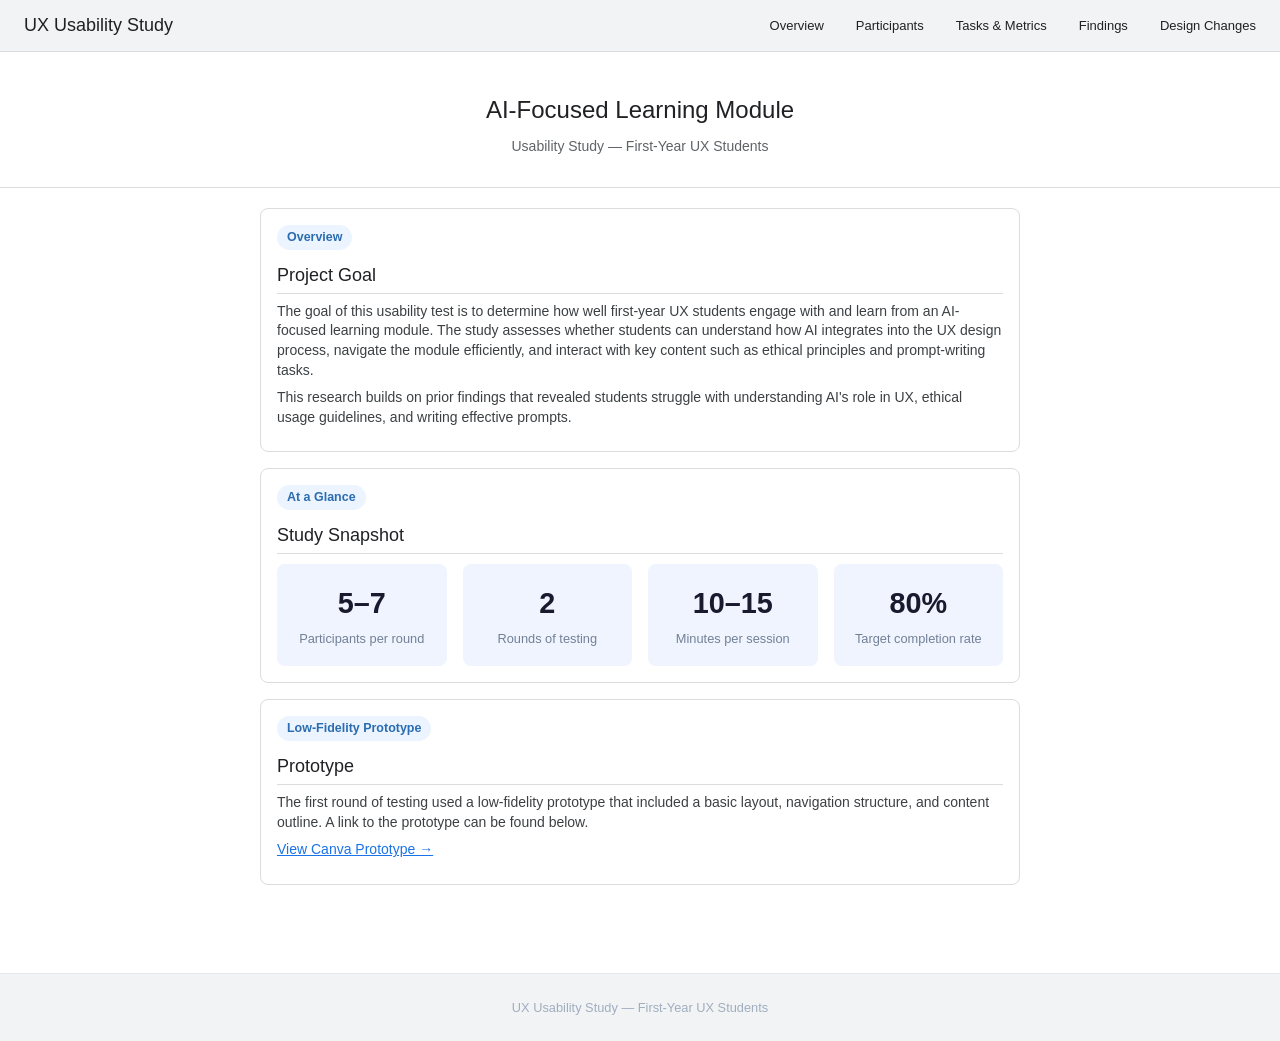
<file: index.html>
<!DOCTYPE html>
<html lang="en">
<head>
  <meta charset="UTF-8" />
  <meta name="viewport" content="width=device-width, initial-scale=1.0" />
  <title>UX Usability Study</title>
  <link rel="stylesheet" href="style.css" />
</head>
<body>

  <nav>
    <a class="brand" href="index.html">UX Usability Study</a>
    <a href="index.html" class="active">Overview</a>
    <a href="participants.html">Participants</a>
    <a href="tasks.html">Tasks & Metrics</a>
    <a href="findings.html">Findings</a>
    <a href="design.html">Design Changes</a>
  </nav>

  <div class="page-header">
    <h1>AI-Focused Learning Module</h1>
    <p>Usability Study — First-Year UX Students</p>
  </div>

  <main>

    <div class="card">
      <span class="badge">Overview</span>
      <h2>Project Goal</h2>
      <p>
        The goal of this usability test is to determine how well first-year UX students engage with
        and learn from an AI-focused learning module. The study assesses whether students can understand
        how AI integrates into the UX design process, navigate the module efficiently, and interact
        with key content such as ethical principles and prompt-writing tasks.
      </p>
      <p>
        This research builds on prior findings that revealed students struggle with understanding
        AI's role in UX, ethical usage guidelines, and writing effective prompts.
      </p>
    </div>

    <div class="card">
      <span class="badge">At a Glance</span>
      <h2>Study Snapshot</h2>
      <div class="stat-row">
        <div class="stat-box">
          <div class="number">5–7</div>
          <div class="label">Participants per round</div>
        </div>
        <div class="stat-box">
          <div class="number">2</div>
          <div class="label">Rounds of testing</div>
        </div>
        <div class="stat-box">
          <div class="number">10–15</div>
          <div class="label">Minutes per session</div>
        </div>
        <div class="stat-box">
          <div class="number">80%</div>
          <div class="label">Target completion rate</div>
        </div>
      </div>
    </div>

    <div class="card">
      <span class="badge">Low-Fidelity Prototype</span>
      <h2>Prototype</h2>
      <p>
        The first round of testing used a low-fidelity prototype that included a basic layout,
        navigation structure, and content outline. A link to the prototype can be found below.
      </p>
      <p>
        <a href="https://canva.link/qlq7ymtb9l6mrnx" target="_blank" rel="noopener noreferrer">
          View Canva Prototype →
        </a>
      </p>
    </div>

  </main>

  <footer>
    <p>UX Usability Study &mdash; First-Year UX Students</p>
  </footer>

</body>
</html>
</file>
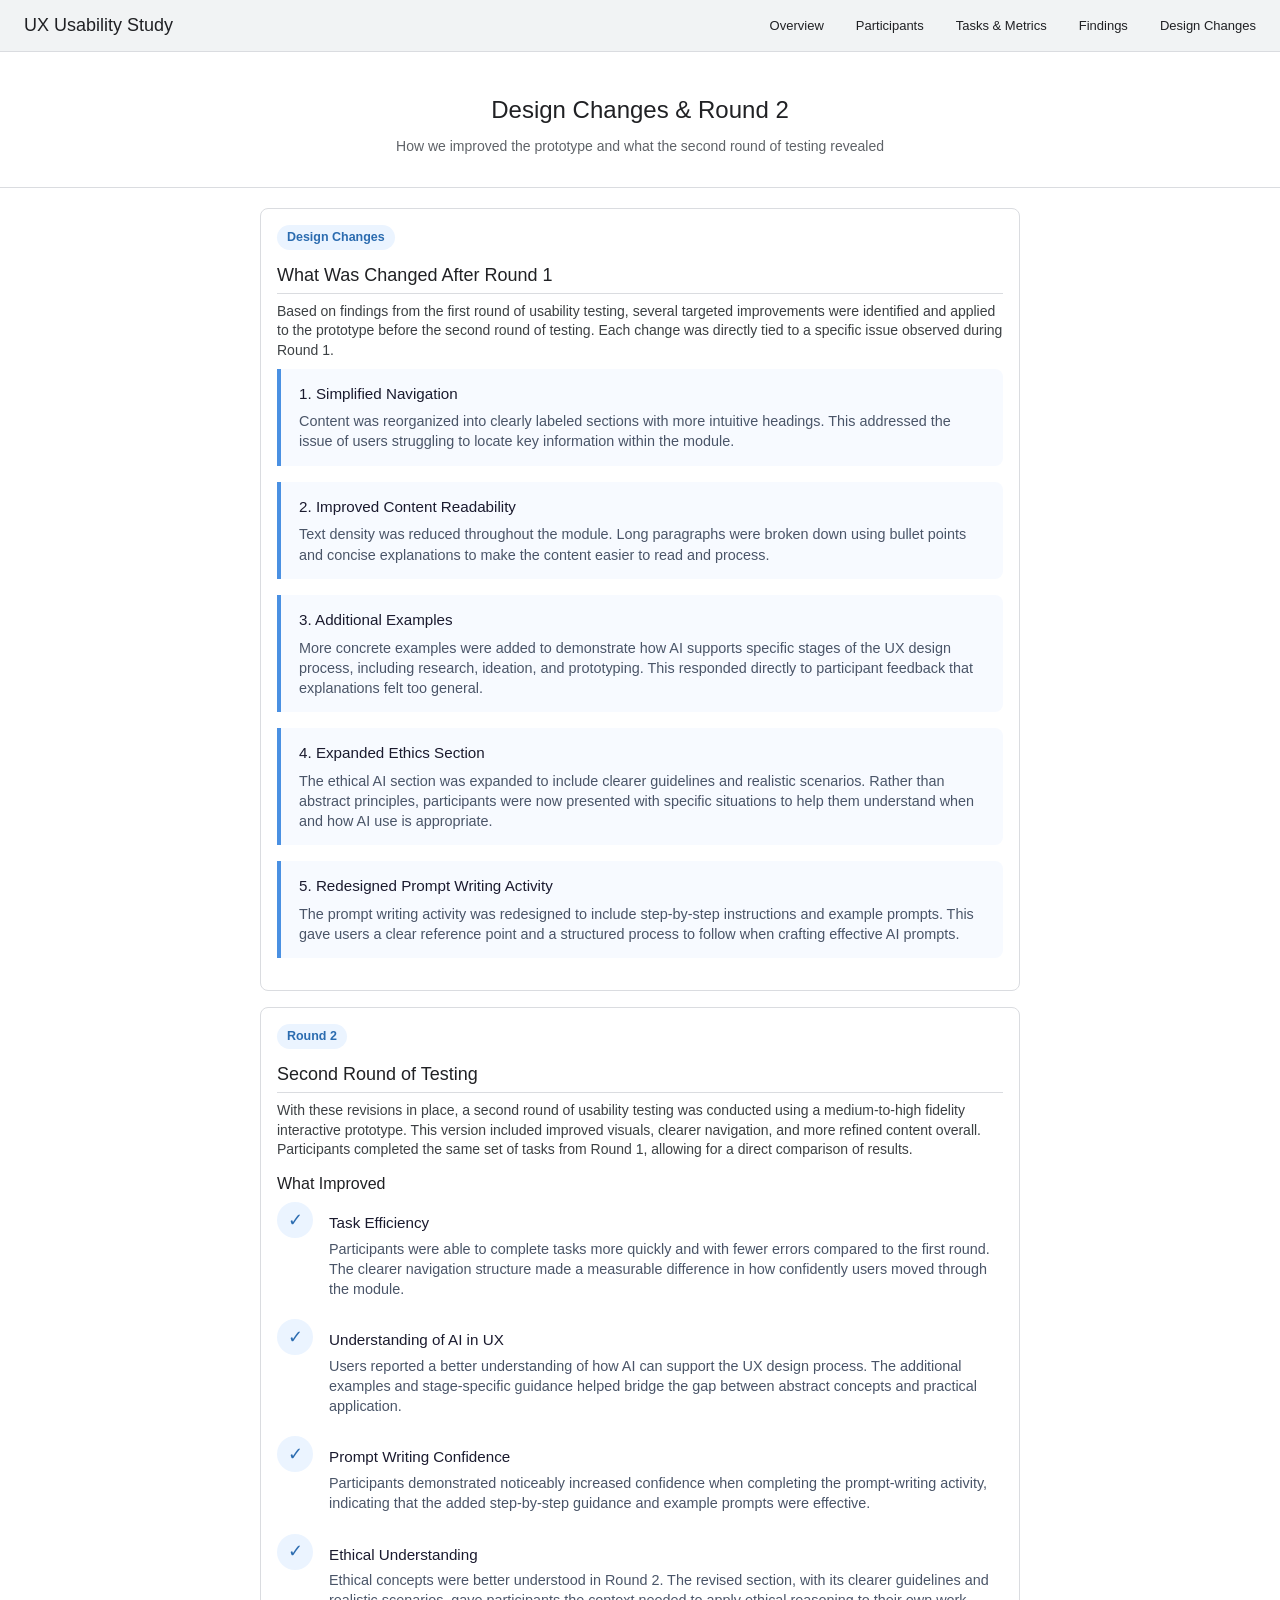
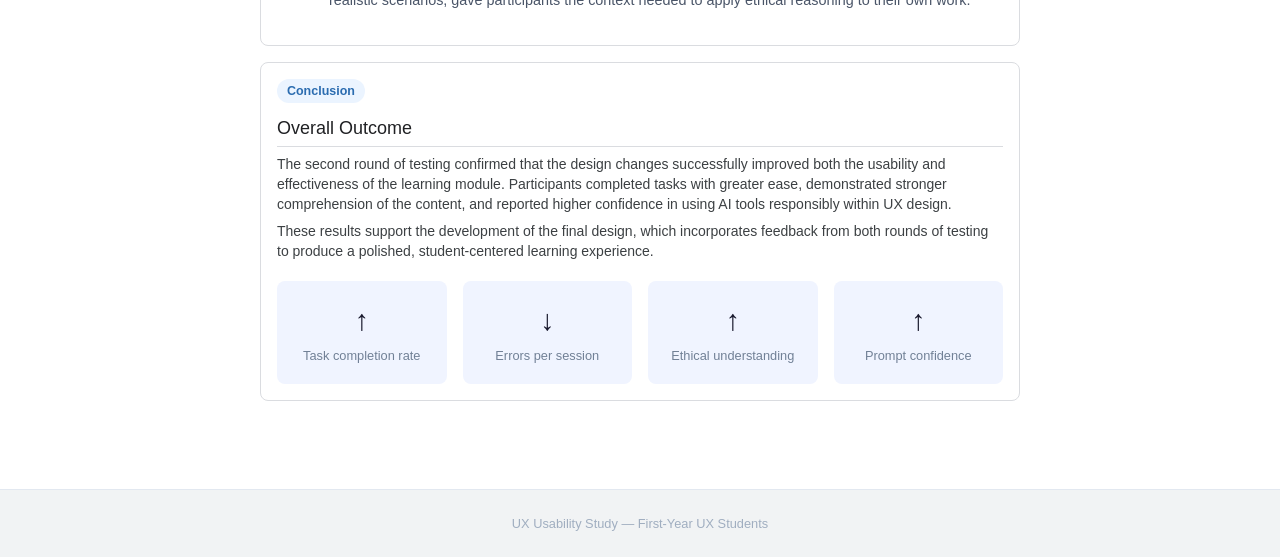
<file: Design.html>
<!DOCTYPE html>
<html lang="en">
<head>
  <meta charset="UTF-8" />
  <meta name="viewport" content="width=device-width, initial-scale=1.0" />
  <title>Design Changes — UX Usability Study</title>
  <link rel="stylesheet" href="style.css" />
</head>
<body>

  <nav>
    <a class="brand" href="index.html">UX Usability Study</a>
    <a href="index.html">Overview</a>
    <a href="participants.html">Participants</a>
    <a href="tasks.html">Tasks & Metrics</a>
    <a href="findings.html">Findings</a>
    <a href="design.html" class="active">Design Changes</a>
  </nav>

  <div class="page-header">
    <h1>Design Changes &amp; Round 2</h1>
    <p>How we improved the prototype and what the second round of testing revealed</p>
  </div>

  <main>

    <div class="card">
      <span class="badge">Design Changes</span>
      <h2>What Was Changed After Round 1</h2>
      <p>
        Based on findings from the first round of usability testing, several targeted improvements
        were identified and applied to the prototype before the second round of testing. Each change
        was directly tied to a specific issue observed during Round 1.
      </p>

      <div class="task-block">
        <h3>1. Simplified Navigation</h3>
        <p>
          Content was reorganized into clearly labeled sections with more intuitive headings.
          This addressed the issue of users struggling to locate key information within the module.
        </p>
      </div>

      <div class="task-block">
        <h3>2. Improved Content Readability</h3>
        <p>
          Text density was reduced throughout the module. Long paragraphs were broken down using
          bullet points and concise explanations to make the content easier to read and process.
        </p>
      </div>

      <div class="task-block">
        <h3>3. Additional Examples</h3>
        <p>
          More concrete examples were added to demonstrate how AI supports specific stages of the
          UX design process, including research, ideation, and prototyping. This responded directly
          to participant feedback that explanations felt too general.
        </p>
      </div>

      <div class="task-block">
        <h3>4. Expanded Ethics Section</h3>
        <p>
          The ethical AI section was expanded to include clearer guidelines and realistic scenarios.
          Rather than abstract principles, participants were now presented with specific situations
          to help them understand when and how AI use is appropriate.
        </p>
      </div>

      <div class="task-block">
        <h3>5. Redesigned Prompt Writing Activity</h3>
        <p>
          The prompt writing activity was redesigned to include step-by-step instructions and
          example prompts. This gave users a clear reference point and a structured process to
          follow when crafting effective AI prompts.
        </p>
      </div>
    </div>

    <div class="card">
      <span class="badge">Round 2</span>
      <h2>Second Round of Testing</h2>
      <p>
        With these revisions in place, a second round of usability testing was conducted using a
        medium-to-high fidelity interactive prototype. This version included improved visuals,
        clearer navigation, and more refined content overall. Participants completed the same set
        of tasks from Round 1, allowing for a direct comparison of results.
      </p>

      <h3>What Improved</h3>
      <div class="finding">
        <div class="finding-icon">&#10003;</div>
        <div class="finding-text">
          <h3>Task Efficiency</h3>
          <p>
            Participants were able to complete tasks more quickly and with fewer errors compared
            to the first round. The clearer navigation structure made a measurable difference in
            how confidently users moved through the module.
          </p>
        </div>
      </div>

      <div class="finding">
        <div class="finding-icon">&#10003;</div>
        <div class="finding-text">
          <h3>Understanding of AI in UX</h3>
          <p>
            Users reported a better understanding of how AI can support the UX design process.
            The additional examples and stage-specific guidance helped bridge the gap between
            abstract concepts and practical application.
          </p>
        </div>
      </div>

      <div class="finding">
        <div class="finding-icon">&#10003;</div>
        <div class="finding-text">
          <h3>Prompt Writing Confidence</h3>
          <p>
            Participants demonstrated noticeably increased confidence when completing the
            prompt-writing activity, indicating that the added step-by-step guidance and
            example prompts were effective.
          </p>
        </div>
      </div>

      <div class="finding">
        <div class="finding-icon">&#10003;</div>
        <div class="finding-text">
          <h3>Ethical Understanding</h3>
          <p>
            Ethical concepts were better understood in Round 2. The revised section, with its
            clearer guidelines and realistic scenarios, gave participants the context needed to
            apply ethical reasoning to their own work.
          </p>
        </div>
      </div>
    </div>

    <div class="card">
      <span class="badge">Conclusion</span>
      <h2>Overall Outcome</h2>
      <p>
        The second round of testing confirmed that the design changes successfully improved both
        the usability and effectiveness of the learning module. Participants completed tasks with
        greater ease, demonstrated stronger comprehension of the content, and reported higher
        confidence in using AI tools responsibly within UX design.
      </p>
      <p>
        These results support the development of the final design, which incorporates feedback
        from both rounds of testing to produce a polished, student-centered learning experience.
      </p>

      <div class="stat-row" style="margin-top: 20px;">
        <div class="stat-box">
          <div class="number">&#8593;</div>
          <div class="label">Task completion rate</div>
        </div>
        <div class="stat-box">
          <div class="number">&#8595;</div>
          <div class="label">Errors per session</div>
        </div>
        <div class="stat-box">
          <div class="number">&#8593;</div>
          <div class="label">Ethical understanding</div>
        </div>
        <div class="stat-box">
          <div class="number">&#8593;</div>
          <div class="label">Prompt confidence</div>
        </div>
      </div>
    </div>

  </main>

  <footer>
    <p>UX Usability Study &mdash; First-Year UX Students</p>
  </footer>

</body>
</html>
</file>
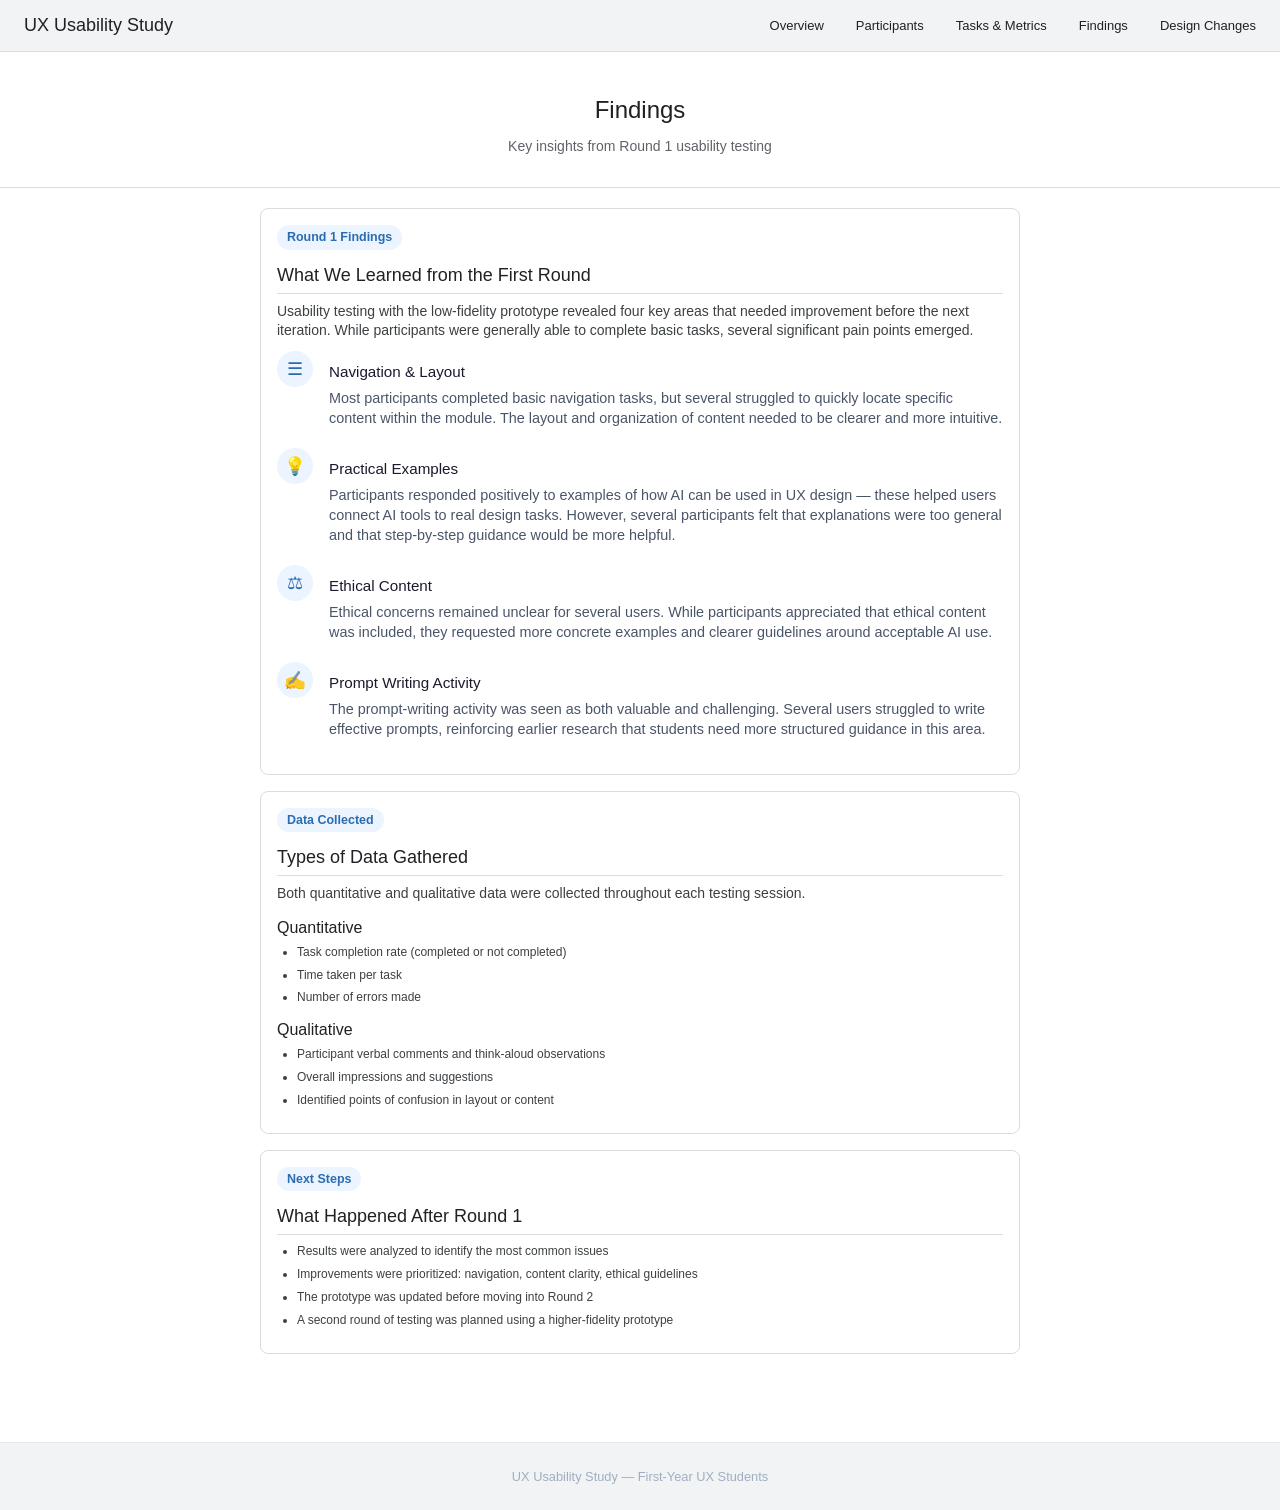
<file: findings.html>
<!DOCTYPE html>
<html lang="en">
<head>
  <meta charset="UTF-8" />
  <meta name="viewport" content="width=device-width, initial-scale=1.0" />
  <title>Findings — UX Usability Study</title>
  <link rel="stylesheet" href="style.css" />
</head>
<body>

  <nav>
    <a class="brand" href="index.html">UX Usability Study</a>
    <a href="index.html">Overview</a>
    <a href="participants.html">Participants</a>
    <a href="tasks.html">Tasks & Metrics</a>
    <a href="findings.html" class="active">Findings</a>
    <a href="design.html">Design Changes</a>
  </nav>

  <div class="page-header">
    <h1>Findings</h1>
    <p>Key insights from Round 1 usability testing</p>
  </div>

  <main>

    <div class="card">
      <span class="badge">Round 1 Findings</span>
      <h2>What We Learned from the First Round</h2>
      <p>
        Usability testing with the low-fidelity prototype revealed four key areas that needed
        improvement before the next iteration. While participants were generally able to complete
        basic tasks, several significant pain points emerged.
      </p>

      <div class="finding">
        <div class="finding-icon">&#9776;</div>
        <div class="finding-text">
          <h3>Navigation &amp; Layout</h3>
          <p>
            Most participants completed basic navigation tasks, but several struggled to quickly
            locate specific content within the module. The layout and organization of content
            needed to be clearer and more intuitive.
          </p>
        </div>
      </div>

      <div class="finding">
        <div class="finding-icon">&#128161;</div>
        <div class="finding-text">
          <h3>Practical Examples</h3>
          <p>
            Participants responded positively to examples of how AI can be used in UX design —
            these helped users connect AI tools to real design tasks. However, several participants
            felt that explanations were too general and that step-by-step guidance would be
            more helpful.
          </p>
        </div>
      </div>

      <div class="finding">
        <div class="finding-icon">&#9878;</div>
        <div class="finding-text">
          <h3>Ethical Content</h3>
          <p>
            Ethical concerns remained unclear for several users. While participants appreciated
            that ethical content was included, they requested more concrete examples and clearer
            guidelines around acceptable AI use.
          </p>
        </div>
      </div>

      <div class="finding">
        <div class="finding-icon">&#9997;</div>
        <div class="finding-text">
          <h3>Prompt Writing Activity</h3>
          <p>
            The prompt-writing activity was seen as both valuable and challenging. Several users
            struggled to write effective prompts, reinforcing earlier research that students need
            more structured guidance in this area.
          </p>
        </div>
      </div>
    </div>

    <div class="card">
      <span class="badge">Data Collected</span>
      <h2>Types of Data Gathered</h2>
      <p>
        Both quantitative and qualitative data were collected throughout each testing session.
      </p>

      <h3>Quantitative</h3>
      <ul>
        <li>Task completion rate (completed or not completed)</li>
        <li>Time taken per task</li>
        <li>Number of errors made</li>
      </ul>

      <h3>Qualitative</h3>
      <ul>
        <li>Participant verbal comments and think-aloud observations</li>
        <li>Overall impressions and suggestions</li>
        <li>Identified points of confusion in layout or content</li>
      </ul>
    </div>

    <div class="card">
      <span class="badge">Next Steps</span>
      <h2>What Happened After Round 1</h2>
      <ul>
        <li>Results were analyzed to identify the most common issues</li>
        <li>Improvements were prioritized: navigation, content clarity, ethical guidelines</li>
        <li>The prototype was updated before moving into Round 2</li>
        <li>A second round of testing was planned using a higher-fidelity prototype</li>
      </ul>
    </div>

  </main>

  <footer>
    <p>UX Usability Study &mdash; First-Year UX Students</p>
  </footer>

</body>
</html>
</file>
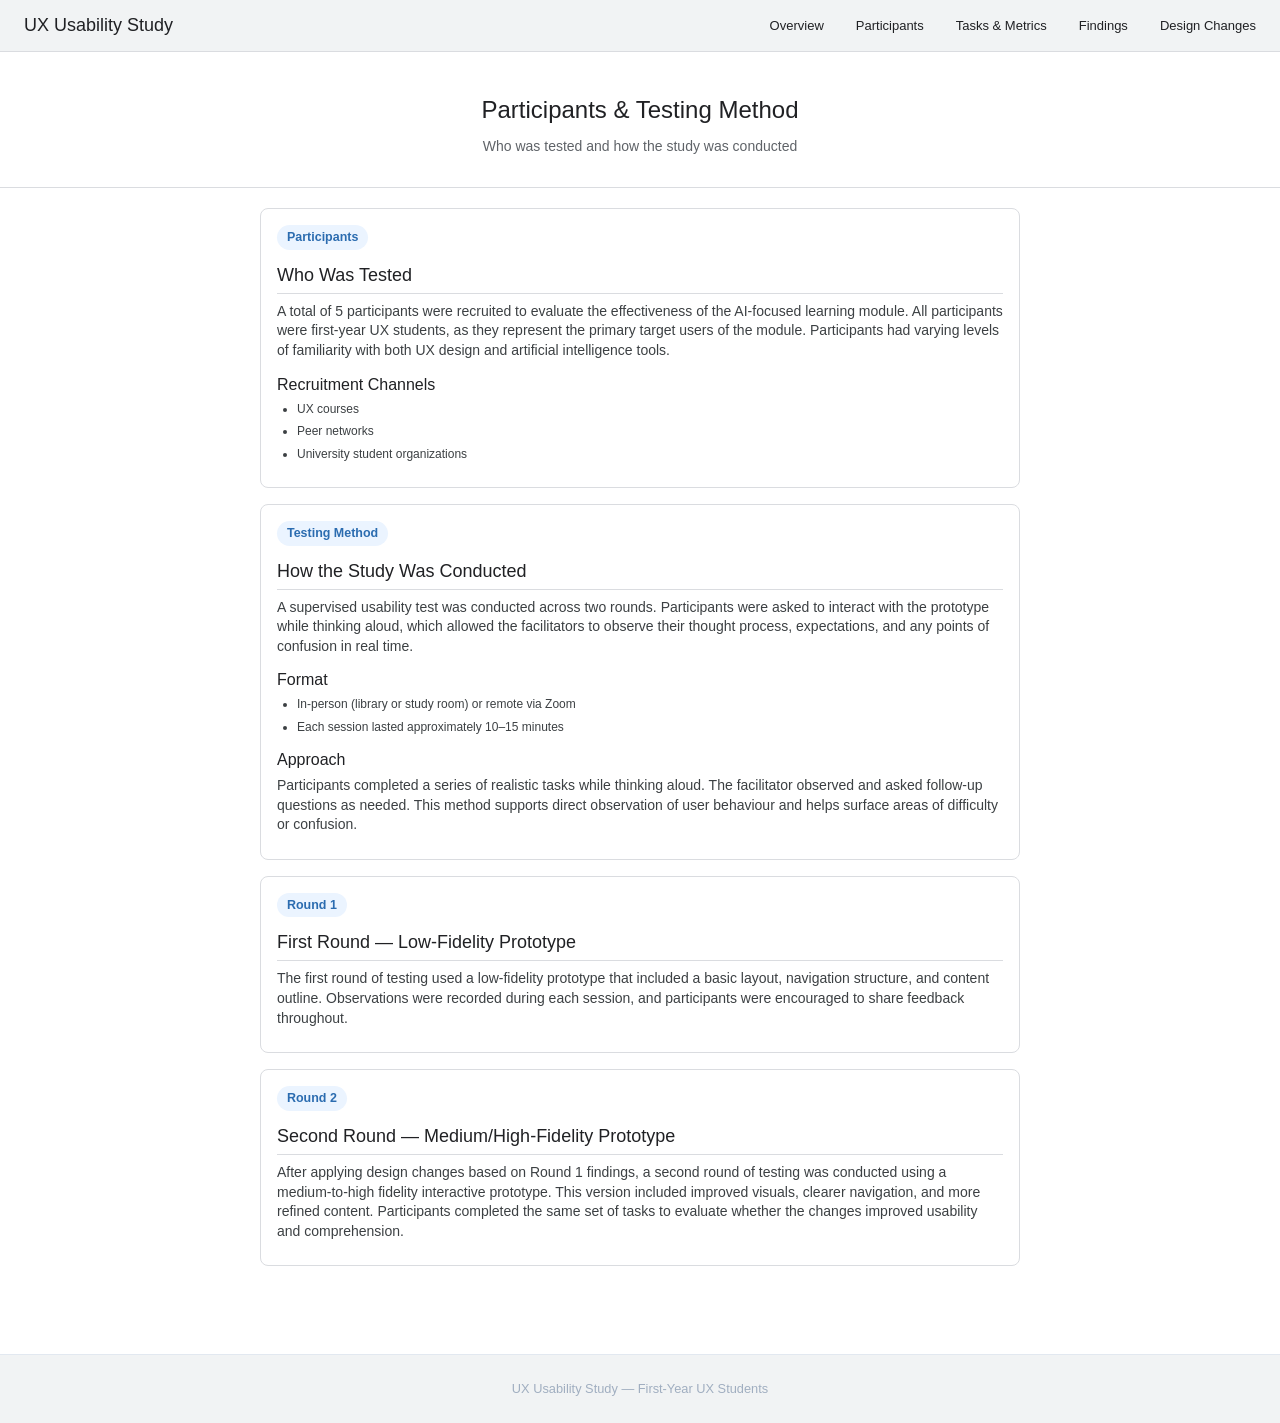
<file: participants.html>
<!DOCTYPE html>
<html lang="en">
<head>
  <meta charset="UTF-8" />
  <meta name="viewport" content="width=device-width, initial-scale=1.0" />
  <title>Participants — UX Usability Study</title>
  <link rel="stylesheet" href="style.css" />
</head>
<body>

  <nav>
    <a class="brand" href="index.html">UX Usability Study</a>
    <a href="index.html">Overview</a>
    <a href="participants.html" class="active">Participants</a>
    <a href="tasks.html">Tasks & Metrics</a>
    <a href="findings.html">Findings</a>
    <a href="design.html">Design Changes</a>
  </nav>

  <div class="page-header">
    <h1>Participants & Testing Method</h1>
    <p>Who was tested and how the study was conducted</p>
  </div>

  <main>

    <div class="card">
      <span class="badge">Participants</span>
      <h2>Who Was Tested</h2>
      <p>
        A total of 5 participants were recruited to evaluate the effectiveness of the AI-focused
        learning module. All participants were first-year UX students, as they represent the primary
        target users of the module. Participants had varying levels of familiarity with both UX design
        and artificial intelligence tools.
      </p>
      <h3>Recruitment Channels</h3>
      <ul>
        <li>UX courses</li>
        <li>Peer networks</li>
        <li>University student organizations</li>
      </ul>
    </div>

    <div class="card">
      <span class="badge">Testing Method</span>
      <h2>How the Study Was Conducted</h2>
      <p>
        A supervised usability test was conducted across two rounds. Participants were asked to
        interact with the prototype while thinking aloud, which allowed the facilitators to observe
        their thought process, expectations, and any points of confusion in real time.
      </p>

      <h3>Format</h3>
      <ul>
        <li>In-person (library or study room) or remote via Zoom</li>
        <li>Each session lasted approximately 10–15 minutes</li>
      </ul>

      <h3>Approach</h3>
      <p>
        Participants completed a series of realistic tasks while thinking aloud. The facilitator
        observed and asked follow-up questions as needed. This method supports direct observation
        of user behaviour and helps surface areas of difficulty or confusion.
      </p>
    </div>

    <div class="card">
      <span class="badge">Round 1</span>
      <h2>First Round — Low-Fidelity Prototype</h2>
      <p>
        The first round of testing used a low-fidelity prototype that included a basic layout,
        navigation structure, and content outline. Observations were recorded during each session,
        and participants were encouraged to share feedback throughout.
      </p>
    </div>

    <div class="card">
      <span class="badge">Round 2</span>
      <h2>Second Round — Medium/High-Fidelity Prototype</h2>
      <p>
        After applying design changes based on Round 1 findings, a second round of testing was
        conducted using a medium-to-high fidelity interactive prototype. This version included
        improved visuals, clearer navigation, and more refined content. Participants completed
        the same set of tasks to evaluate whether the changes improved usability and comprehension.
      </p>
    </div>

  </main>

  <footer>
    <p>UX Usability Study &mdash; First-Year UX Students</p>
  </footer>

</body>
</html>
</file>
<file: style.css>
* {
  margin: 0;
  padding: 0;
  box-sizing: border-box;
}

body {
  font-family: 'Arial', sans-serif;
  background-color: white;
  color: black;
  line-height: 1.5;
  font-size: 12px;
  margin: 0;
  padding: 0;
}

/* ── Navigation ── */
nav {
  background-color: #f1f3f4;
  padding: 8px 16px;
  display: flex;
  align-items: center;
  gap: 16px;
  flex-wrap: wrap;
  border-bottom: 1px solid #dadce0;
  font-size: 13px;
}

nav .brand {
  color: #202124;
  font-size: 18px;
  font-weight: 400;
  margin-right: auto;
  text-decoration: none;
}

nav a {
  color: #202124;
  text-decoration: none;
  font-size: 13px;
  padding: 4px 8px;
  border-radius: 4px;
}

/* ── Hero / Page Header ── */
.page-header {
  background: white;
  color: black;
  padding: 40px 20px 30px;
  text-align: center;
  border-bottom: 1px solid #dadce0;
}

.page-header h1 {
  font-size: 24px;
  font-weight: 400;
  margin-bottom: 8px;
  color: #202124;
}

.page-header p {
  font-size: 14px;
  color: #5f6368;
  max-width: 600px;
  margin: 0 auto;
}

/* ── Main content area ── */
main {
  max-width: 800px;
  margin: 20px auto;
  padding: 0 20px 40px;
}

/* ── Cards ── */
.card {
  background: white;
  border: 1px solid #dadce0;
  padding: 16px;
  margin-bottom: 16px;
  border-radius: 8px;
}

.card h2 {
  font-size: 18px;
  color: #202124;
  margin-bottom: 8px;
  padding-bottom: 4px;
  border-bottom: 1px solid #dadce0;
  font-weight: 400;
}

.card h3 {
  font-size: 16px;
  color: #202124;
  margin: 12px 0 4px;
  font-weight: 400;
}

.card p {
  font-size: 14px;
  color: #3c4043;
  margin-bottom: 8px;
  line-height: 1.4;
}

.card ul {
  color: #3c4043;
  padding-left: 20px;
  margin-bottom: 8px;
}

.card li {
  margin-bottom: 4px;
  line-height: 1.4;
}

/* ── Links ── */
a {
  color: #1a73e8;
  text-decoration: underline;
}

/* ── Code blocks ── */
code {
  background-color: #f1f3f4;
  color: #202124;
  padding: 2px 4px;
  border-radius: 3px;
  font-family: 'Courier New', monospace;
  font-size: 12px;
}

pre {
  background-color: #f1f3f4;
  color: #202124;
  padding: 12px;
  border-radius: 4px;
  overflow-x: auto;
  border: 1px solid #dadce0;
  font-size: 12px;
}

/* ── Buttons ── */
button, .btn {
  background-color: #f1f3f4;
  color: #202124;
  border: 1px solid #dadce0;
  padding: 6px 12px;
  border-radius: 4px;
  cursor: pointer;
  font-size: 13px;
  font-family: 'Arial', sans-serif;
}

/* ── Forms ── */
input, textarea, select {
  background-color: white;
  color: #202124;
  border: 1px solid #dadce0;
  padding: 6px 8px;
  border-radius: 4px;
  font-family: 'Arial', sans-serif;
  font-size: 13px;
}

input:focus, textarea:focus, select:focus {
  outline: 2px solid #1a73e8;
  border-color: #1a73e8;
}

/* ── Images ── */
img {
  max-width: 100%;
  border-radius: 4px;
}

/* ── Footer ── */
footer {
  background-color: #f1f3f4;
  color: #5f6368;
  text-align: center;
  padding: 16px;
  border-top: 1px solid #dadce0;
  margin-top: 32px;
  font-size: 12px;
}
  margin-bottom: 10px;
}

.card ul {
  padding-left: 20px;
  font-size: 0.95rem;
  color: #4a5568;
}

.card ul li {
  margin-bottom: 6px;
}

/* ── Tag / Badge ── */
.badge {
  display: inline-block;
  background-color: #ebf4ff;
  color: #2b6cb0;
  font-size: 0.78rem;
  font-weight: 600;
  padding: 3px 10px;
  border-radius: 20px;
  margin-bottom: 12px;
}

/* ── Stat strip ── */
.stat-row {
  display: flex;
  gap: 16px;
  flex-wrap: wrap;
  margin-top: 10px;
}

.stat-box {
  flex: 1;
  min-width: 140px;
  background: #f0f4ff;
  border-radius: 8px;
  padding: 18px 16px;
  text-align: center;
}

.stat-box .number {
  font-size: 1.8rem;
  font-weight: 700;
  color: #1a1a2e;
}

.stat-box .label {
  font-size: 0.8rem;
  color: #718096;
  margin-top: 4px;
}

/* ── Task blocks ── */
.task-block {
  border-left: 4px solid #4a90e2;
  padding: 14px 18px;
  background: #f7faff;
  border-radius: 0 8px 8px 0;
  margin-bottom: 16px;
}

.task-block h3 {
  margin: 0 0 6px;
  font-size: 0.95rem;
  color: #1a1a2e;
}

.task-block p {
  margin: 0;
  font-size: 0.9rem;
  color: #4a5568;
}

/* ── Finding highlight ── */
.finding {
  display: flex;
  gap: 16px;
  align-items: flex-start;
  margin-bottom: 18px;
}

.finding-icon {
  width: 36px;
  height: 36px;
  border-radius: 50%;
  background: #ebf4ff;
  color: #2b6cb0;
  font-size: 1.1rem;
  display: flex;
  align-items: center;
  justify-content: center;
  flex-shrink: 0;
  margin-top: 2px;
}

.finding-text h3 {
  font-size: 0.95rem;
  color: #1a1a2e;
  margin-bottom: 4px;
}

.finding-text p {
  font-size: 0.9rem;
  color: #4a5568;
  margin: 0;
}

/* ── Footer ── */
footer {
  text-align: center;
  font-size: 0.8rem;
  color: #a0aec0;
  padding: 24px;
  border-top: 1px solid #e2e8f0;
}
</file>
